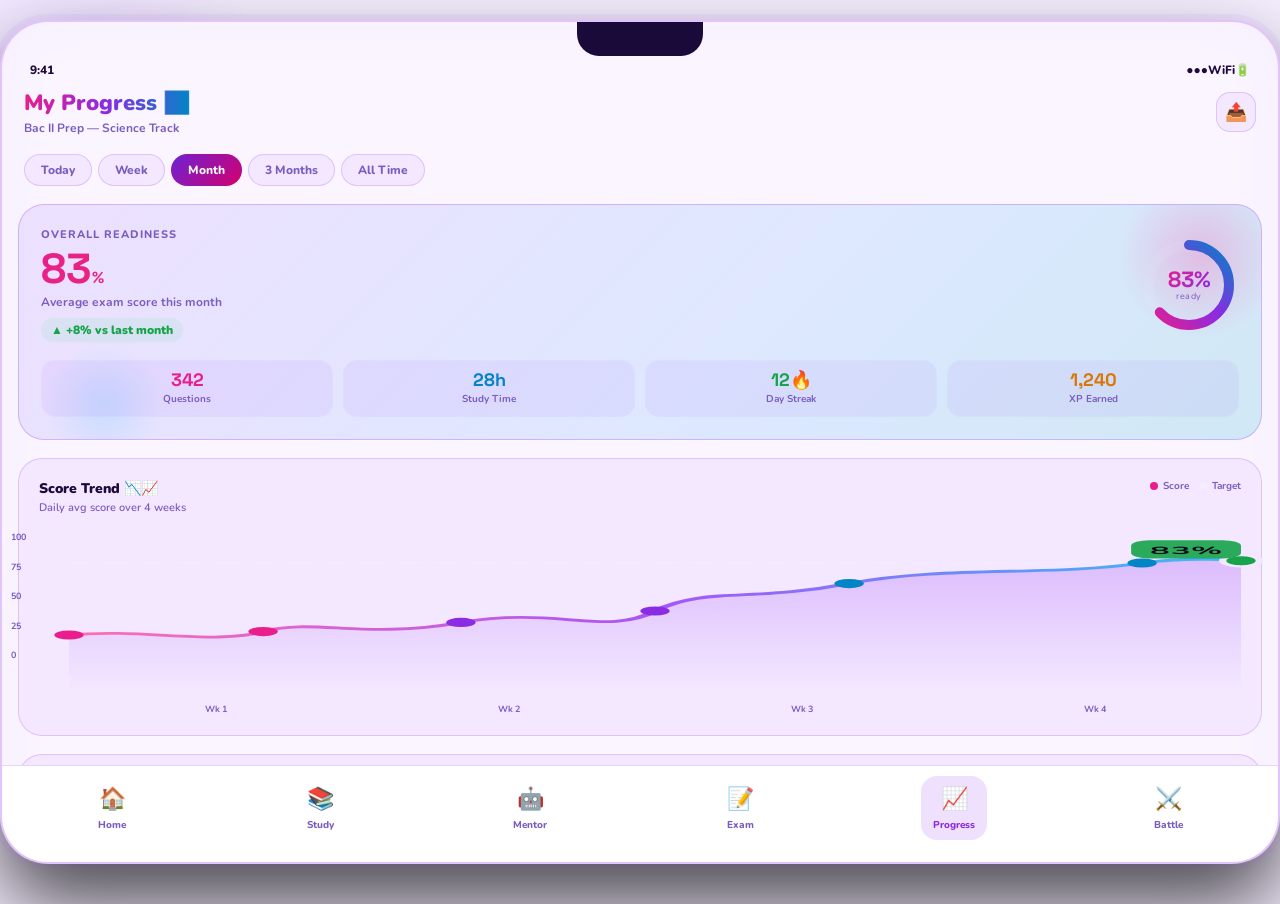
<file: kruai-progress (5).html>
<!DOCTYPE html>
<html lang="en">
<head>
<meta charset="UTF-8"/>
<meta name="viewport" content="width=device-width, initial-scale=1.0, maximum-scale=1.0"/>
<title>BrachNha — Progress</title>
<link href="https://fonts.googleapis.com/css2?family=Nunito:wght@400;600;700;800;900&family=Space+Grotesk:wght@500;700&display=swap" rel="stylesheet"/>
<style>
  :root {
    --pink:    #e91e8c;
    --pink2:   #d4006e;
    --purple:  #8b2be2;
    --purple2: #6d22d4;
    --blue:    #0284c7;
    --blue2:   #4338ca;
    --cyan:    #0891b2;
    --mint:    #16a34a;
    --yellow:  #d97706;
    --red:     #dc2626;
    --bg:      #faf5ff;
    --card:    #ffffff;
    --card2:   #f3e8ff;
    --border:  rgba(139,43,226,0.2);
    --text:    #1e0a3c;
    --muted:   #7c5cbf;
  }


  * { margin:0; padding:0; box-sizing:border-box; -webkit-tap-highlight-color:transparent; }

  /* ══ MOBILE — real full screen ══ */
  body {
    font-family: 'Nunito', sans-serif;
    background: var(--bg);
    color: var(--text);
    height: 100dvh;
    display: flex;
    flex-direction: column;
    overflow: hidden;
  }
  body::before {
    content: '';
    position: fixed; top: -100px; left: -80px;
    width: 340px; height: 340px;
    background: radial-gradient(circle, rgba(168,85,247,0.1) 0%, transparent 70%);
    pointer-events: none; z-index: 0;
  }
  body::after {
    content: '';
    position: fixed; bottom: 60px; right: -80px;
    width: 280px; height: 280px;
    background: radial-gradient(circle, rgba(2,132,199,0.08) 0%, transparent 70%);
    pointer-events: none; z-index: 0;
  }
  .phone {
    flex: 1; display: flex; flex-direction: column;
    background: var(--bg);
    overflow: hidden; position: relative; z-index: 1;
    border-radius: 0; border: none; box-shadow: none; width: 100%;
  }
  .notch { display: none; }
  .statusbar { display: none; }
  .scroll-area {
    overflow-y: auto; flex: 1; min-height: 0;
    padding-bottom: 80px; scrollbar-width: none;
  }
  .scroll-area::-webkit-scrollbar { display: none; }

  /* ── BOTTOM NAV mobile ── */
  .bottom-nav {
    background: rgba(255,255,255,0.97);
    backdrop-filter: blur(20px);
    border-top: 1px solid rgba(139,43,226,0.2);
    padding: 10px 6px env(safe-area-inset-bottom, 12px);
    display: flex; justify-content: space-around;
    z-index: 50; flex-shrink: 0;
  }

  /* ══ DESKTOP — fake phone shell ══ */
  @media (min-width: 500px) {
    body {
      height: auto; min-height: 100vh;
      display: flex; flex-direction: row;
      justify-content: center; align-items: flex-start;
      padding: 20px 0 40px;
      overflow-x: hidden; overflow-y: auto;
      background: #f5eeff;
    }
    .phone {
      width: 390px; height: 844px;
      border-radius: 48px;
      border: 2px solid rgba(168,85,247,0.3);
      box-shadow: 0 0 0 6px rgba(168,85,247,0.07), 0 40px 80px rgba(0,0,0,0.7), inset 0 0 60px rgba(168,85,247,0.04);
      flex: none;
    }
    .notch {
      display: flex; width: 126px; height: 34px; background: #1a0a3a;
      border-radius: 0 0 22px 22px; margin: 0 auto;
      align-items: center; justify-content: center;
      gap: 8px; position: relative; z-index: 10; flex-shrink: 0;
    }
    .statusbar {
      display: flex; align-items: center; justify-content: space-between;
      padding: 6px 28px 10px;
      font-size: 12px; font-weight: 800; color: var(--text); flex-shrink: 0;
    }
    .bottom-nav {
      padding: 10px 6px 22px;
    }
  }


  /* ── HEADER ── */
  .header {
    padding: 0 22px 18px;
    display: flex; align-items: center; justify-content: space-between;
  }
  .page-title {
    font-size: 22px; font-weight: 900;
    background: linear-gradient(90deg, var(--pink), var(--purple), var(--blue));
    -webkit-background-clip: text; -webkit-text-fill-color: transparent;
  }
  .page-sub { font-size: 12px; color: var(--muted); font-weight: 700; margin-top: 2px; }

  .icon-pill {
    width: 40px; height: 40px; border-radius: 14px;
    background: var(--card2); border: 1px solid var(--border);
    display: flex; align-items: center; justify-content: center;
    font-size: 18px; cursor: pointer; transition: transform 0.15s;
  }
  .icon-pill:active { transform: scale(0.93); }

  /* ── TIME FILTER ── */
  .time-filter {
    display: flex; gap: 6px;
    padding: 0 22px 18px;
    overflow-x: auto; scrollbar-width: none;
  }
  .time-filter::-webkit-scrollbar { display: none; }

  .tf-btn {
    font-size: 12px; font-weight: 800;
    padding: 7px 16px; border-radius: 30px;
    border: 1px solid var(--border);
    background: var(--card2);
    color: var(--muted); cursor: pointer;
    transition: all 0.18s; white-space: nowrap;
  }
  .tf-btn.active {
    background: linear-gradient(135deg, var(--purple2), var(--pink2));
    border-color: transparent; color: white;
  }

  /* ── SECTION ── */
  .section-row {
    display: flex; align-items: center; justify-content: space-between;
    padding: 0 22px 12px;
  }
  .section-title { font-size: 15px; font-weight: 900; }
  .section-see { font-size: 12px; font-weight: 800; color: var(--purple); }

  /* ── SCORE HERO CARD ── */
  .score-hero {
    margin: 0 16px 18px;
    background: linear-gradient(135deg, #ede0ff 0%, #dde8ff 60%, #d0e8f5 100%);
    border: 1px solid rgba(168,85,247,0.35);
    border-radius: 26px;
    padding: 22px;
    position: relative; overflow: hidden;
  }
  .score-hero::before {
    content: '';
    position: absolute; top: -40px; right: -30px;
    width: 180px; height: 180px;
    background: radial-gradient(circle, rgba(255,62,164,0.25), transparent 65%);
  }
  .score-hero::after {
    content: '';
    position: absolute; bottom: -30px; left: 20px;
    width: 130px; height: 130px;
    background: radial-gradient(circle, rgba(56,189,248,0.18), transparent 65%);
  }

  .score-top { display: flex; align-items: center; justify-content: space-between; position: relative; z-index: 1; }
  .score-label { font-size: 11px; font-weight: 800; color: var(--muted); letter-spacing: 1px; text-transform: uppercase; margin-bottom: 6px; }

  /* Donut chart */
  .donut-wrap { position: relative; width: 100px; height: 100px; flex-shrink: 0; }
  .donut-wrap svg { transform: rotate(-90deg); }
  .donut-bg { fill: none; stroke: rgba(255,255,255,0.06); stroke-width: 10; }
  .donut-fill {
    fill: none; stroke-width: 10;
    stroke-linecap: round;
    stroke-dasharray: 251.2;
    stroke-dashoffset: 93; /* 63% = 251.2 * 0.37 */
    stroke: url(#donutGrad);
    transition: stroke-dashoffset 1.2s ease;
  }
  .donut-center {
    position: absolute; top:50%; left:50%;
    transform: translate(-50%,-50%);
    text-align: center;
  }
  .donut-pct {
    font-family: 'Space Grotesk', sans-serif;
    font-size: 22px; font-weight: 700;
    background: linear-gradient(135deg, var(--pink), var(--purple));
    -webkit-background-clip: text; -webkit-text-fill-color: transparent;
    line-height: 1;
  }
  .donut-lbl { font-size: 9px; color: var(--muted); letter-spacing: 0.5px; }

  .score-stats { flex: 1; padding-right: 18px; }
  .score-big {
    font-family: 'Space Grotesk', sans-serif;
    font-size: 42px; font-weight: 700;
    background: linear-gradient(135deg, var(--pink), var(--yellow));
    -webkit-background-clip: text; -webkit-text-fill-color: transparent;
    line-height: 1;
  }
  .score-unit { font-size: 16px; color: var(--muted); font-weight: 700; }
  .score-desc { font-size: 12px; color: var(--muted); font-weight: 700; margin-top: 4px; }
  .score-change {
    display: inline-flex; align-items: center; gap: 4px;
    font-size: 12px; font-weight: 900;
    color: var(--mint); margin-top: 8px;
    background: rgba(74,222,128,0.1); border-radius: 20px; padding: 4px 10px;
  }

  /* mini metric row */
  .mini-metrics {
    display: flex; gap: 10px; margin-top: 18px; position: relative; z-index: 1;
  }
  .mm-item {
    flex: 1; background: rgba(139,43,226,0.06); border-radius: 14px;
    padding: 10px 12px; border: 1px solid rgba(255,255,255,0.07);
    text-align: center;
  }
  .mm-val {
    font-family: 'Space Grotesk', sans-serif;
    font-size: 18px; font-weight: 700; line-height: 1;
  }
  .mm-lbl { font-size: 10px; color: var(--muted); font-weight: 700; margin-top: 3px; }

  /* ── LINE CHART CARD ── */
  .chart-card {
    margin: 0 16px 18px;
    background: var(--card2);
    border: 1px solid var(--border);
    border-radius: 24px;
    padding: 20px;
  }

  .chart-header { display: flex; align-items: flex-start; justify-content: space-between; margin-bottom: 16px; }
  .chart-title { font-size: 14px; font-weight: 900; }
  .chart-sub { font-size: 11px; color: var(--muted); font-weight: 600; margin-top: 2px; }

  .chart-legend { display: flex; gap: 10px; }
  .leg-item { display: flex; align-items: center; gap: 5px; font-size: 10px; font-weight: 700; color: var(--muted); }
  .leg-dot { width: 8px; height: 8px; border-radius: 50%; }

  /* SVG line chart */
  .line-chart-wrap { width: 100%; position: relative; }
  .line-chart-wrap svg { width: 100%; height: 160px; overflow: visible; }

  .y-labels { display: flex; flex-direction: column; justify-content: space-between; height: 130px; position: absolute; left: -28px; top: 0; }
  .y-lbl { font-size: 9px; color: var(--muted); font-weight: 700; }

  .x-labels { display: flex; justify-content: space-between; padding: 6px 0 0; }
  .x-lbl { font-size: 9px; color: var(--muted); font-weight: 700; flex: 1; text-align: center; }

  /* ── BAR CHART CARD ── */
  .bar-chart-wrap {
    display: flex; align-items: flex-end; justify-content: space-between;
    height: 120px; gap: 6px; padding: 0 4px;
  }

  .bar-col { display: flex; flex-direction: column; align-items: center; flex: 1; gap: 4px; }
  .bar-stack { width: 100%; display: flex; flex-direction: column; justify-content: flex-end; border-radius: 8px 8px 0 0; overflow: hidden; }

  .b-fill {
    width: 100%; border-radius: 8px 8px 0 0;
    transition: height 1s ease;
  }
  .bar-val { font-size: 9px; font-weight: 800; color: var(--muted); }
  .bar-lbl { font-size: 9px; font-weight: 800; color: var(--muted); }

  /* ── SUBJECT BREAKDOWN ── */
  .subj-breakdown { display: flex; flex-direction: column; gap: 12px; padding: 0 16px; }

  .subj-row {
    background: var(--card2);
    border: 1px solid var(--border);
    border-radius: 18px;
    padding: 14px 16px;
    cursor: pointer; transition: transform 0.15s;
  }
  .subj-row:active { transform: scale(0.98); }

  .subj-top-row { display: flex; align-items: center; gap: 10px; margin-bottom: 10px; }
  .subj-emoji { font-size: 20px; }
  .subj-info { flex: 1; }
  .subj-name-txt { font-size: 13px; font-weight: 800; }
  .subj-sessions { font-size: 10px; color: var(--muted); font-weight: 700; margin-top: 1px; }

  .subj-right { text-align: right; }
  .subj-score {
    font-family: 'Space Grotesk', sans-serif;
    font-size: 18px; font-weight: 700;
  }
  .subj-trend { font-size: 10px; font-weight: 800; }
  .trend-up { color: var(--mint); }
  .trend-dn { color: var(--red); }

  .subj-prog-track {
    height: 7px; background: rgba(139,43,226,0.06); border-radius: 10px; overflow: hidden;
  }
  .subj-prog-fill { height: 100%; border-radius: 10px; transition: width 1.2s ease; }

  /* mini sparkline per subject */
  .sparkline { display: flex; align-items: flex-end; gap: 3px; height: 28px; margin-top: 8px; }
  .spark-bar {
    flex: 1; border-radius: 3px 3px 0 0;
    transition: height 0.8s ease;
  }

  /* ── WEAK / STRONG AREAS ── */
  .areas-grid { display: grid; grid-template-columns: 1fr 1fr; gap: 10px; padding: 0 16px; }

  .area-card {
    border-radius: 18px; padding: 14px;
    border: 1px solid transparent;
    cursor: pointer; transition: transform 0.15s;
  }
  .area-card:active { transform: scale(0.97); }
  .area-weak { background: rgba(248,113,113,0.08); border-color: rgba(248,113,113,0.25); }
  .area-strong { background: rgba(74,222,128,0.08); border-color: rgba(74,222,128,0.25); }

  .area-icon { font-size: 22px; margin-bottom: 8px; }
  .area-label { font-size: 10px; font-weight: 900; text-transform: uppercase; letter-spacing: 1px; margin-bottom: 6px; }
  .area-label.weak { color: var(--red); }
  .area-label.strong { color: var(--mint); }
  .area-topic { font-size: 12px; font-weight: 800; margin-bottom: 3px; }
  .area-sub { font-size: 10px; color: var(--muted); font-weight: 700; }

  /* ── HEATMAP ── */
  .heatmap-wrap {
    margin: 0 16px 18px;
    background: var(--card2);
    border: 1px solid var(--border);
    border-radius: 24px;
    padding: 18px 20px;
  }

  .hmap-grid {
    display: grid;
    grid-template-columns: repeat(7, 1fr);
    gap: 4px;
    margin-top: 12px;
  }
  .hmap-lbl { font-size: 8px; color: var(--muted); font-weight: 700; text-align: center; padding-bottom: 3px; }
  .hmap-cell {
    aspect-ratio: 1; border-radius: 5px;
    cursor: pointer; transition: transform 0.1s;
  }
  .hmap-cell:hover { transform: scale(1.2); }
  .h0 { background: rgba(139,43,226,0.06); }
  .h1 { background: rgba(168,85,247,0.25); }
  .h2 { background: rgba(168,85,247,0.5); }
  .h3 { background: rgba(168,85,247,0.75); }
  .h4 { background: linear-gradient(135deg, var(--pink), var(--purple)); }

  .hmap-legend { display: flex; align-items: center; gap: 5px; margin-top: 10px; justify-content: flex-end; }
  .hmap-leg-lbl { font-size: 9px; color: var(--muted); font-weight: 700; }
  .hmap-swatch { width: 12px; height: 12px; border-radius: 3px; }

  /* ── INSIGHT CARDS ── */
  .insights-row { display: flex; gap: 10px; padding: 0 16px; overflow-x: auto; scrollbar-width: none; margin-bottom: 10px; }
  .insights-row::-webkit-scrollbar { display: none; }

  .insight-card {
    min-width: 160px; border-radius: 18px; padding: 14px;
    flex-shrink: 0;
    border: 1px solid transparent;
    cursor: pointer; transition: transform 0.15s;
  }
  .insight-card:active { transform: scale(0.97); }
  .ic-purple { background: rgba(168,85,247,0.1); border-color: rgba(168,85,247,0.3); }
  .ic-pink   { background: rgba(255,110,180,0.1); border-color: rgba(255,110,180,0.3); }
  .ic-blue   { background: rgba(56,189,248,0.1);  border-color: rgba(56,189,248,0.3); }

  .ic-icon { font-size: 22px; margin-bottom: 8px; }
  .ic-title { font-size: 12px; font-weight: 900; margin-bottom: 3px; }
  .ic-body { font-size: 11px; color: var(--muted); font-weight: 600; line-height: 1.5; }


  .nav-btn {
    display: flex; flex-direction: column; align-items: center; gap: 4px;
    padding: 8px 12px; border-radius: 16px;
    cursor: pointer; transition: all 0.18s; min-width: 54px;
  }
  .nav-btn.active { background: rgba(168,85,247,0.18); }
  .nav-icon-wrap { font-size: 22px; }
  .nav-lbl { font-size: 10px; font-weight: 800; color: var(--muted); }
  .nav-btn.active .nav-lbl { color: var(--purple); }

  /* ── ANIMATIONS ── */
  @keyframes slideUp {
    from { opacity:0; transform: translateY(20px); }
    to   { opacity:1; transform: translateY(0); }
  }
  .score-hero    { animation: slideUp 0.4s ease both 0.05s; }
  .chart-card    { animation: slideUp 0.4s ease both 0.1s; }
  .subj-breakdown { animation: slideUp 0.4s ease both 0.15s; }
  .areas-grid    { animation: slideUp 0.4s ease both 0.2s; }
  .heatmap-wrap  { animation: slideUp 0.4s ease both 0.25s; }
  .insights-row  { animation: slideUp 0.4s ease both 0.3s; }
</style>
</head>
<body>
<div class="phone" style="display:flex;flex-direction:column;flex:1;">
  <div class="notch">
    <div class="notch-mic"></div>
    <div class="notch-cam"></div>
  </div>
  <div class="statusbar">
    <span>9:41</span>
    <div class="status-icons"><span>●●●</span><span>WiFi</span><span>🔋</span></div>
  </div>

  <div class="scroll-area">

    <!-- HEADER -->
    <div class="header">
      <div>
        <div class="page-title">My Progress 📈</div>
        <div class="page-sub">Bac II Prep — Science Track</div>
      </div>
      <div class="icon-pill">📤</div>
    </div>

    <!-- TIME FILTER -->
    <div class="time-filter">
      <div class="tf-btn">Today</div>
      <div class="tf-btn">Week</div>
      <div class="tf-btn active">Month</div>
      <div class="tf-btn">3 Months</div>
      <div class="tf-btn">All Time</div>
    </div>

    <!-- SCORE HERO CARD -->
    <div class="score-hero">
      <div class="score-top">
        <div class="score-stats">
          <div class="score-label">Overall Readiness</div>
          <div class="score-big">83<span class="score-unit">%</span></div>
          <div class="score-desc">Average exam score this month</div>
          <div class="score-change">▲ +8% vs last month</div>
        </div>
        <div class="donut-wrap">
          <svg viewBox="0 0 100 100" width="100" height="100">
            <defs>
              <linearGradient id="donutGrad" x1="0%" y1="0%" x2="100%" y2="100%">
                <stop offset="0%" style="stop-color:var(--pink)"/>
                <stop offset="50%" style="stop-color:var(--purple)"/>
                <stop offset="100%" style="stop-color:var(--blue)"/>
              </linearGradient>
            </defs>
            <circle class="donut-bg" cx="50" cy="50" r="40"/>
            <circle class="donut-fill" cx="50" cy="50" r="40"/>
          </svg>
          <div class="donut-center">
            <div class="donut-pct">83%</div>
            <div class="donut-lbl">ready</div>
          </div>
        </div>
      </div>
      <div class="mini-metrics">
        <div class="mm-item">
          <div class="mm-val" style="color:var(--pink)">342</div>
          <div class="mm-lbl">Questions</div>
        </div>
        <div class="mm-item">
          <div class="mm-val" style="color:var(--blue)">28h</div>
          <div class="mm-lbl">Study Time</div>
        </div>
        <div class="mm-item">
          <div class="mm-val" style="color:var(--mint)">12🔥</div>
          <div class="mm-lbl">Day Streak</div>
        </div>
        <div class="mm-item">
          <div class="mm-val" style="color:var(--yellow)">1,240</div>
          <div class="mm-lbl">XP Earned</div>
        </div>
      </div>
    </div>

    <!-- LINE CHART — Score Trend -->
    <div class="chart-card">
      <div class="chart-header">
        <div>
          <div class="chart-title">Score Trend 📉📈</div>
          <div class="chart-sub">Daily avg score over 4 weeks</div>
        </div>
        <div class="chart-legend">
          <div class="leg-item"><div class="leg-dot" style="background:var(--pink)"></div>Score</div>
          <div class="leg-item"><div class="leg-dot" style="background:rgba(255,255,255,0.2)"></div>Target</div>
        </div>
      </div>
      <div style="position:relative; padding-left:30px;">
        <div class="y-labels">
          <span class="y-lbl">100</span>
          <span class="y-lbl">75</span>
          <span class="y-lbl">50</span>
          <span class="y-lbl">25</span>
          <span class="y-lbl">0</span>
        </div>
        <div class="line-chart-wrap">
          <svg viewBox="0 0 320 140" preserveAspectRatio="none">
            <defs>
              <linearGradient id="lineGrad" x1="0" y1="0" x2="1" y2="0">
                <stop offset="0%" stop-color="#ff6eb4"/>
                <stop offset="50%" stop-color="#a855f7"/>
                <stop offset="100%" stop-color="#38bdf8"/>
              </linearGradient>
              <linearGradient id="areaGrad" x1="0" y1="0" x2="0" y2="1">
                <stop offset="0%" stop-color="#a855f7" stop-opacity="0.3"/>
                <stop offset="100%" stop-color="#a855f7" stop-opacity="0"/>
              </linearGradient>
            </defs>
            <!-- grid lines -->
            <line x1="0" y1="35" x2="320" y2="35" stroke="rgba(255,255,255,0.05)" stroke-width="1"/>
            <line x1="0" y1="70" x2="320" y2="70" stroke="rgba(255,255,255,0.05)" stroke-width="1"/>
            <line x1="0" y1="105" x2="320" y2="105" stroke="rgba(255,255,255,0.05)" stroke-width="1"/>
            <!-- target line -->
            <line x1="0" y1="28" x2="320" y2="28" stroke="rgba(255,255,255,0.15)" stroke-width="1.5" stroke-dasharray="6,4"/>
            <!-- area fill -->
            <path d="M0,91 C20,85 40,100 53,88 C67,76 80,95 107,80 C133,66 147,92 160,70 C173,49 187,62 213,46 C240,30 267,40 293,28 C306,22 320,26 320,26 L320,140 L0,140 Z"
                  fill="url(#areaGrad)"/>
            <!-- score line -->
            <path d="M0,91 C20,85 40,100 53,88 C67,76 80,95 107,80 C133,66 147,92 160,70 C173,49 187,62 213,46 C240,30 267,40 293,28 C306,22 320,26 320,26"
                  fill="none" stroke="url(#lineGrad)" stroke-width="2.5" stroke-linecap="round" stroke-linejoin="round"/>
            <!-- data points -->
            <circle cx="0" cy="91" r="4" fill="var(--pink)"/>
            <circle cx="53" cy="88" r="4" fill="var(--pink)"/>
            <circle cx="107" cy="80" r="4" fill="var(--purple)"/>
            <circle cx="160" cy="70" r="4" fill="var(--purple)"/>
            <circle cx="213" cy="46" r="4" fill="var(--blue)"/>
            <circle cx="293" cy="28" r="4" fill="var(--blue)"/>
            <circle cx="320" cy="26" r="5" fill="var(--mint)" stroke="var(--card2)" stroke-width="2"/>
            <!-- today tooltip -->
            <rect x="290" y="8" width="30" height="16" rx="5" fill="var(--mint)" opacity="0.9"/>
            <text x="305" y="20" text-anchor="middle" fill="#0d0a1a" font-size="9" font-weight="bold" font-family="Nunito">83%</text>
          </svg>
        </div>
        <div class="x-labels">
          <span class="x-lbl">Wk 1</span>
          <span class="x-lbl">Wk 2</span>
          <span class="x-lbl">Wk 3</span>
          <span class="x-lbl">Wk 4</span>
        </div>
      </div>
    </div>

    <!-- BAR CHART — Questions per Subject -->
    <div class="chart-card">
      <div class="chart-header">
        <div>
          <div class="chart-title">Questions Answered 📊</div>
          <div class="chart-sub">Per subject this month</div>
        </div>
      </div>
      <div class="bar-chart-wrap">
        <!-- Math -->
        <div class="bar-col">
          <div class="bar-val">98</div>
          <div style="flex:1;width:100%;display:flex;align-items:flex-end;">
            <div class="b-fill" style="height:98px;width:100%;background:linear-gradient(180deg,var(--purple),var(--purple2));border-radius:8px 8px 0 0;"></div>
          </div>
          <div class="bar-lbl">Math</div>
        </div>
        <!-- Chemistry -->
        <div class="bar-col">
          <div class="bar-val">72</div>
          <div style="flex:1;width:100%;display:flex;align-items:flex-end;">
            <div class="b-fill" style="height:72px;width:100%;background:linear-gradient(180deg,var(--blue),var(--blue2));border-radius:8px 8px 0 0;"></div>
          </div>
          <div class="bar-lbl">Chem</div>
        </div>
        <!-- Physics -->
        <div class="bar-col">
          <div class="bar-val">85</div>
          <div style="flex:1;width:100%;display:flex;align-items:flex-end;">
            <div class="b-fill" style="height:85px;width:100%;background:linear-gradient(180deg,var(--pink),var(--pink2));border-radius:8px 8px 0 0;"></div>
          </div>
          <div class="bar-lbl">Phys</div>
        </div>
        <!-- Biology -->
        <div class="bar-col">
          <div class="bar-val">54</div>
          <div style="flex:1;width:100%;display:flex;align-items:flex-end;">
            <div class="b-fill" style="height:54px;width:100%;background:linear-gradient(180deg,var(--mint),#16a34a);border-radius:8px 8px 0 0;"></div>
          </div>
          <div class="bar-lbl">Bio</div>
        </div>
        <!-- Geography -->
        <div class="bar-col">
          <div class="bar-val">33</div>
          <div style="flex:1;width:100%;display:flex;align-items:flex-end;">
            <div class="b-fill" style="height:33px;width:100%;background:linear-gradient(180deg,var(--yellow),#d97706);border-radius:8px 8px 0 0;"></div>
          </div>
          <div class="bar-lbl">Geo</div>
        </div>
      </div>
    </div>

    <!-- SUBJECT BREAKDOWN -->
    <div class="section-row">
      <div class="section-title">Subject Breakdown 🎯</div>
    </div>
    <div class="subj-breakdown">

      <!-- Math -->
      <div class="subj-row">
        <div class="subj-top-row">
          <div class="subj-emoji">🧮</div>
          <div class="subj-info">
            <div class="subj-name-txt">Mathematics</div>
            <div class="subj-sessions">24 sessions · 98 questions</div>
          </div>
          <div class="subj-right">
            <div class="subj-score" style="color:var(--purple)">78%</div>
            <div class="subj-trend trend-up">▲ +6%</div>
          </div>
        </div>
        <div class="subj-prog-track">
          <div class="subj-prog-fill" style="width:78%;background:linear-gradient(90deg,var(--purple),var(--pink))"></div>
        </div>
        <div class="sparkline">
          <div class="spark-bar" style="height:40%;background:rgba(168,85,247,0.4)"></div>
          <div class="spark-bar" style="height:55%;background:rgba(168,85,247,0.5)"></div>
          <div class="spark-bar" style="height:50%;background:rgba(168,85,247,0.5)"></div>
          <div class="spark-bar" style="height:65%;background:rgba(168,85,247,0.6)"></div>
          <div class="spark-bar" style="height:70%;background:rgba(168,85,247,0.6)"></div>
          <div class="spark-bar" style="height:75%;background:rgba(168,85,247,0.7)"></div>
          <div class="spark-bar" style="height:78%;background:var(--purple)"></div>
        </div>
      </div>

      <!-- Chemistry -->
      <div class="subj-row">
        <div class="subj-top-row">
          <div class="subj-emoji">⚗️</div>
          <div class="subj-info">
            <div class="subj-name-txt">Chemistry</div>
            <div class="subj-sessions">18 sessions · 72 questions</div>
          </div>
          <div class="subj-right">
            <div class="subj-score" style="color:var(--blue)">65%</div>
            <div class="subj-trend trend-dn">▼ -2%</div>
          </div>
        </div>
        <div class="subj-prog-track">
          <div class="subj-prog-fill" style="width:65%;background:linear-gradient(90deg,var(--blue),var(--cyan))"></div>
        </div>
        <div class="sparkline">
          <div class="spark-bar" style="height:70%;background:rgba(56,189,248,0.5)"></div>
          <div class="spark-bar" style="height:68%;background:rgba(56,189,248,0.5)"></div>
          <div class="spark-bar" style="height:72%;background:rgba(56,189,248,0.55)"></div>
          <div class="spark-bar" style="height:66%;background:rgba(56,189,248,0.5)"></div>
          <div class="spark-bar" style="height:60%;background:rgba(56,189,248,0.45)"></div>
          <div class="spark-bar" style="height:63%;background:rgba(56,189,248,0.5)"></div>
          <div class="spark-bar" style="height:65%;background:var(--blue)"></div>
        </div>
      </div>

      <!-- Physics -->
      <div class="subj-row">
        <div class="subj-top-row">
          <div class="subj-emoji">🔭</div>
          <div class="subj-info">
            <div class="subj-name-txt">Physics</div>
            <div class="subj-sessions">22 sessions · 85 questions</div>
          </div>
          <div class="subj-right">
            <div class="subj-score" style="color:var(--pink)">91%</div>
            <div class="subj-trend trend-up">▲ +11%</div>
          </div>
        </div>
        <div class="subj-prog-track">
          <div class="subj-prog-fill" style="width:91%;background:linear-gradient(90deg,var(--pink2),var(--purple))"></div>
        </div>
        <div class="sparkline">
          <div class="spark-bar" style="height:55%;background:rgba(255,110,180,0.4)"></div>
          <div class="spark-bar" style="height:65%;background:rgba(255,110,180,0.5)"></div>
          <div class="spark-bar" style="height:72%;background:rgba(255,110,180,0.6)"></div>
          <div class="spark-bar" style="height:78%;background:rgba(255,110,180,0.7)"></div>
          <div class="spark-bar" style="height:84%;background:rgba(255,110,180,0.8)"></div>
          <div class="spark-bar" style="height:88%;background:rgba(255,110,180,0.9)"></div>
          <div class="spark-bar" style="height:91%;background:var(--pink)"></div>
        </div>
      </div>

      <!-- Biology -->
      <div class="subj-row">
        <div class="subj-top-row">
          <div class="subj-emoji">🌿</div>
          <div class="subj-info">
            <div class="subj-name-txt">Biology</div>
            <div class="subj-sessions">12 sessions · 54 questions</div>
          </div>
          <div class="subj-right">
            <div class="subj-score" style="color:var(--mint)">54%</div>
            <div class="subj-trend trend-up">▲ +3%</div>
          </div>
        </div>
        <div class="subj-prog-track">
          <div class="subj-prog-fill" style="width:54%;background:linear-gradient(90deg,var(--mint),var(--cyan))"></div>
        </div>
        <div class="sparkline">
          <div class="spark-bar" style="height:48%;background:rgba(74,222,128,0.4)"></div>
          <div class="spark-bar" style="height:50%;background:rgba(74,222,128,0.45)"></div>
          <div class="spark-bar" style="height:45%;background:rgba(74,222,128,0.4)"></div>
          <div class="spark-bar" style="height:52%;background:rgba(74,222,128,0.5)"></div>
          <div class="spark-bar" style="height:50%;background:rgba(74,222,128,0.5)"></div>
          <div class="spark-bar" style="height:53%;background:rgba(74,222,128,0.55)"></div>
          <div class="spark-bar" style="height:54%;background:var(--mint)"></div>
        </div>
      </div>

    </div>

    <!-- WEAK / STRONG AREAS -->
    <div class="section-row" style="margin-top:18px">
      <div class="section-title">Focus Areas 🔍</div>
    </div>
    <div class="areas-grid">
      <div class="area-card area-weak">
        <div class="area-icon">⚠️</div>
        <div class="area-label weak">Need Work</div>
        <div class="area-topic">Oxidation States</div>
        <div class="area-sub">Chemistry · 48% avg</div>
      </div>
      <div class="area-card area-strong">
        <div class="area-icon">⭐</div>
        <div class="area-label strong">Strongest</div>
        <div class="area-topic">Mechanics</div>
        <div class="area-sub">Physics · 95% avg</div>
      </div>
      <div class="area-card area-weak">
        <div class="area-icon">📉</div>
        <div class="area-label weak">Declining</div>
        <div class="area-topic">Organic Chem</div>
        <div class="area-sub">Chemistry · ▼ -5%</div>
      </div>
      <div class="area-card area-strong">
        <div class="area-icon">🚀</div>
        <div class="area-label strong">Most Improved</div>
        <div class="area-topic">Calculus</div>
        <div class="area-sub">Math · ▲ +14%</div>
      </div>
    </div>

    <!-- ACTIVITY HEATMAP -->
    <div class="heatmap-wrap" style="margin-top:18px">
      <div class="chart-header">
        <div>
          <div class="chart-title">Study Activity 🗓️</div>
          <div class="chart-sub">Questions answered per day</div>
        </div>
      </div>
      <div class="hmap-grid">
        <div class="hmap-lbl">S</div><div class="hmap-lbl">M</div><div class="hmap-lbl">T</div>
        <div class="hmap-lbl">W</div><div class="hmap-lbl">T</div><div class="hmap-lbl">F</div><div class="hmap-lbl">S</div>

        <div class="hmap-cell h0"></div><div class="hmap-cell h1"></div><div class="hmap-cell h2"></div>
        <div class="hmap-cell h3"></div><div class="hmap-cell h2"></div><div class="hmap-cell h4"></div><div class="hmap-cell h0"></div>

        <div class="hmap-cell h2"></div><div class="hmap-cell h4"></div><div class="hmap-cell h3"></div>
        <div class="hmap-cell h4"></div><div class="hmap-cell h3"></div><div class="hmap-cell h2"></div><div class="hmap-cell h0"></div>

        <div class="hmap-cell h1"></div><div class="hmap-cell h3"></div><div class="hmap-cell h4"></div>
        <div class="hmap-cell h4"></div><div class="hmap-cell h4"></div><div class="hmap-cell h3"></div><div class="hmap-cell h0"></div>

        <div class="hmap-cell h2"></div><div class="hmap-cell h4"></div><div class="hmap-cell h3"></div>
        <div class="hmap-cell h4"></div><div class="hmap-cell h2"></div><div class="hmap-cell h0"></div><div class="hmap-cell h0"></div>
      </div>
      <div class="hmap-legend">
        <div class="hmap-leg-lbl">Less</div>
        <div class="hmap-swatch h0"></div>
        <div class="hmap-swatch h1"></div>
        <div class="hmap-swatch h2"></div>
        <div class="hmap-swatch h3"></div>
        <div class="hmap-swatch h4"></div>
        <div class="hmap-leg-lbl">More</div>
      </div>
    </div>

    <!-- AI INSIGHTS -->
    <div class="section-row">
      <div class="section-title">AI Insights 🤖✨</div>
    </div>
    <div class="insights-row">
      <div class="insight-card ic-purple">
        <div class="ic-icon">💡</div>
        <div class="ic-title">Study Tip</div>
        <div class="ic-body">Your Physics score jumps after morning sessions. Try studying it before 10am!</div>
      </div>
      <div class="insight-card ic-pink">
        <div class="ic-icon">⚠️</div>
        <div class="ic-title">Watch Out</div>
        <div class="ic-body">Chemistry is dropping. You haven't practiced Organic in 5 days.</div>
      </div>
      <div class="insight-card ic-blue">
        <div class="ic-icon">🎯</div>
        <div class="ic-title">Next Goal</div>
        <div class="ic-body">Reach 85% avg score to unlock the Gold badge. Only 2% away!</div>
      </div>
    </div>

  </div><!-- /scroll-area -->

  <!-- BOTTOM NAV -->
  <div class="bottom-nav">
    <div class="nav-btn" onclick="window.location.href='index.html'" style="cursor:pointer">
      <div class="nav-icon-wrap">🏠</div>
      <div class="nav-lbl">Home</div>
    </div>
    <div class="nav-btn" onclick="window.location.href='index.html'" style="cursor:pointer">
      <div class="nav-icon-wrap">📚</div>
      <div class="nav-lbl">Study</div>
    </div>
    <div class="nav-btn" onclick="window.location.href='index.html'" style="cursor:pointer">
      <div class="nav-icon-wrap">🤖</div>
      <div class="nav-lbl">Mentor</div>
    </div>
    <div class="nav-btn" onclick="window.location.href='index.html'" style="cursor:pointer">
      <div class="nav-icon-wrap">📝</div>
      <div class="nav-lbl">Exam</div>
    </div>
    <div class="nav-btn active">
      <div class="nav-icon-wrap">📈</div>
      <div class="nav-lbl">Progress</div>
    </div>
    <div class="nav-btn" onclick="window.location.href='kruai-competition.html'" style="cursor:pointer">
      <div class="nav-icon-wrap">⚔️</div>
      <div class="nav-lbl">Battle</div>
    </div>
  </div>

</div>
</body>
</html>
</file>
